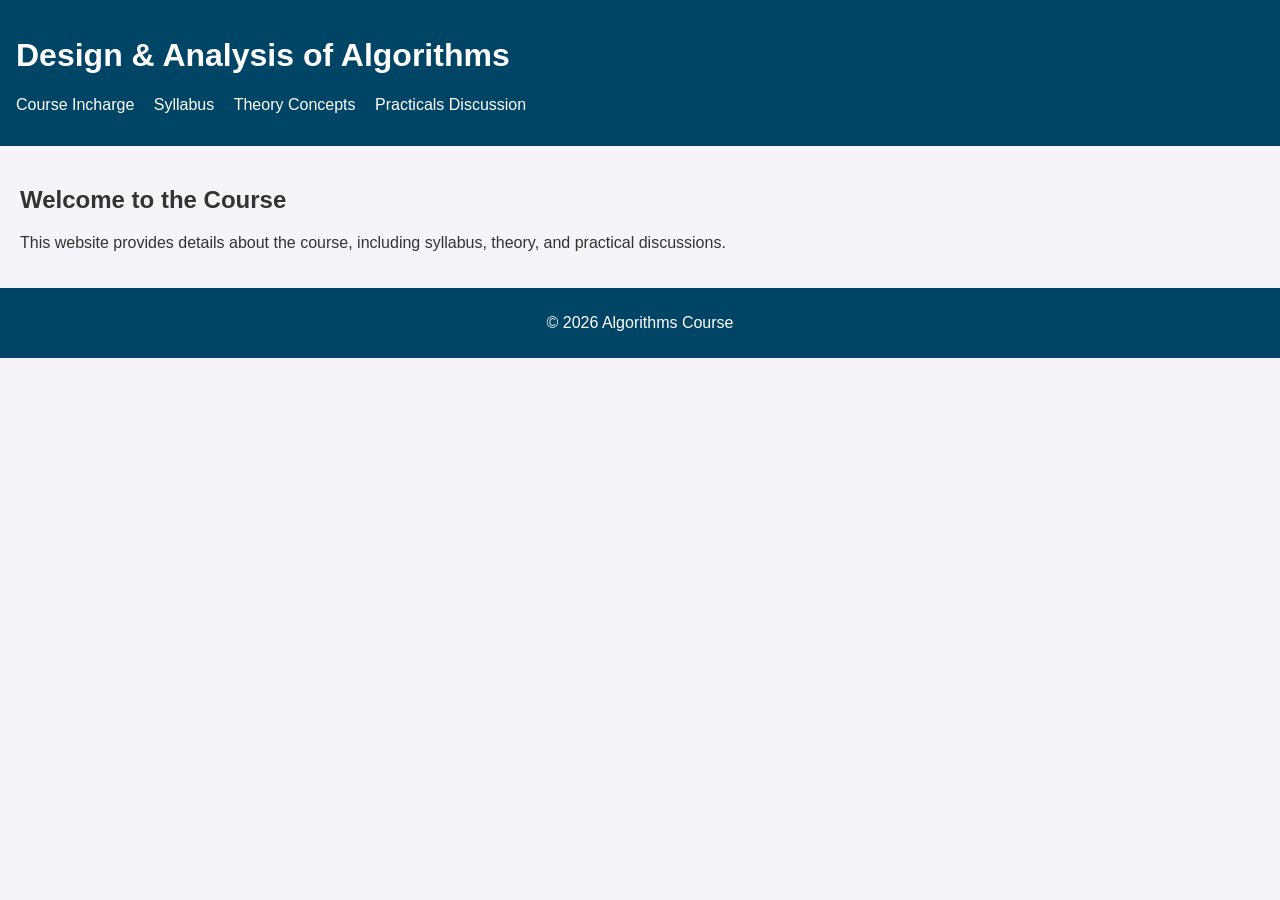
<file: index.html>
<!DOCTYPE html>
<html lang="en">
<head>
  <meta charset="UTF-8">
  <title>Design & Analysis of Algorithms</title>
  <link rel="stylesheet" href="style.css">
</head>
<body>
  <header>
    <h1>Design & Analysis of Algorithms</h1>
    <nav>
      <ul>
        <li><a href="incharge.html">Course Incharge</a></li>
        <li><a href="syllabus.html">Syllabus</a></li>
        <li><a href="theory.html">Theory Concepts</a></li>
        <li><a href="practicals.html">Practicals Discussion</a></li>
      </ul>
    </nav>
  </header>
  <main>
    <h2>Welcome to the Course</h2>
    <p>This website provides details about the course, including syllabus, theory, and practical discussions.</p>
  </main>
  <footer>
    <p>&copy; 2026 Algorithms Course</p>
  </footer>
</body>
</html>
</file>
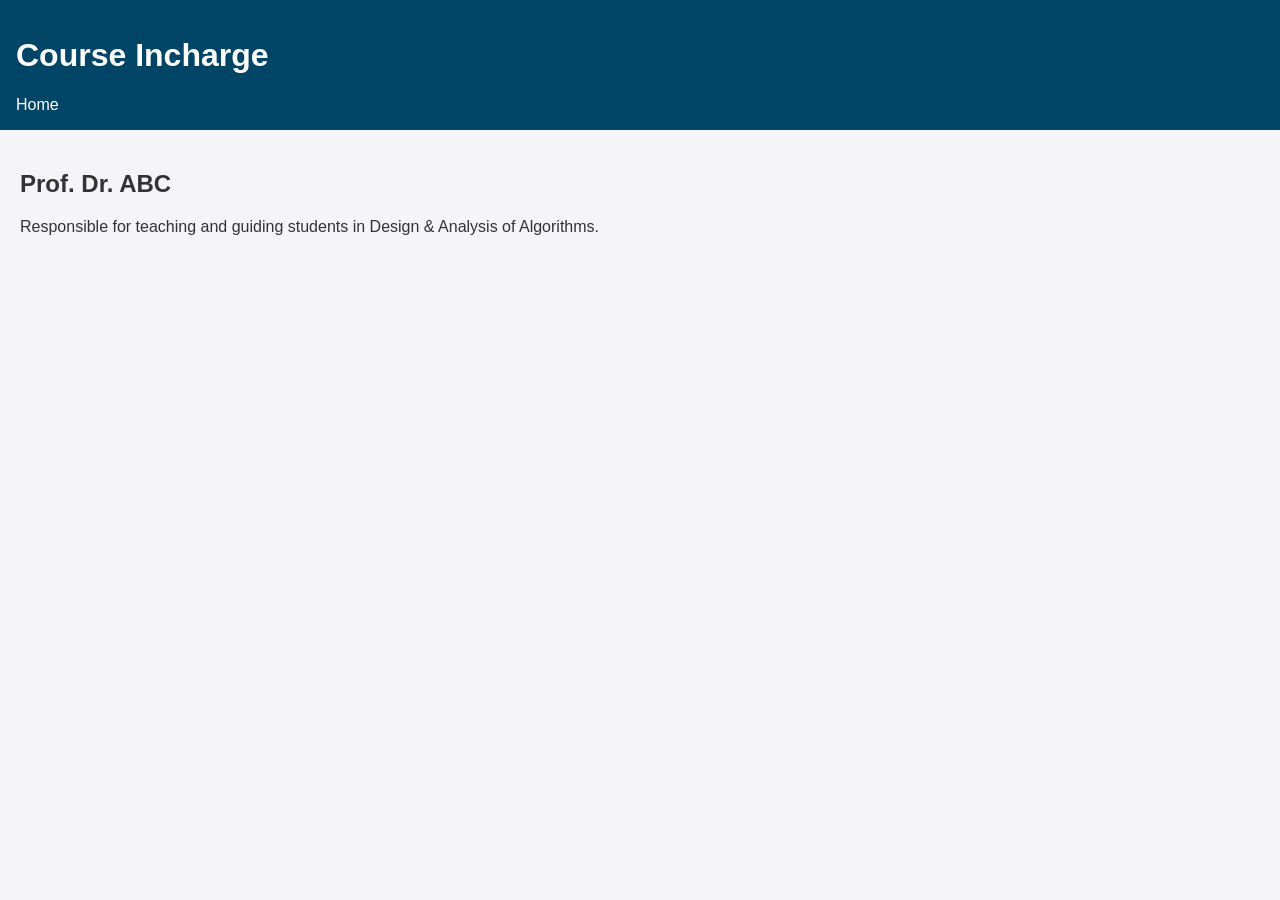
<file: incharge.html>
<!DOCTYPE html>
<html lang="en">
<head>
  <meta charset="UTF-8">
  <title>Course Incharge</title>
  <link rel="stylesheet" href="style.css">
</head>
<body>
  <header>
    <h1>Course Incharge</h1>
    <nav>
      <a href="index.html">Home</a>
    </nav>
  </header>
  <main>
    <h2>Prof. Dr. ABC</h2>
    <p>Responsible for teaching and guiding students in Design & Analysis of Algorithms.</p>
  </main>
</body>
</html>
</file>
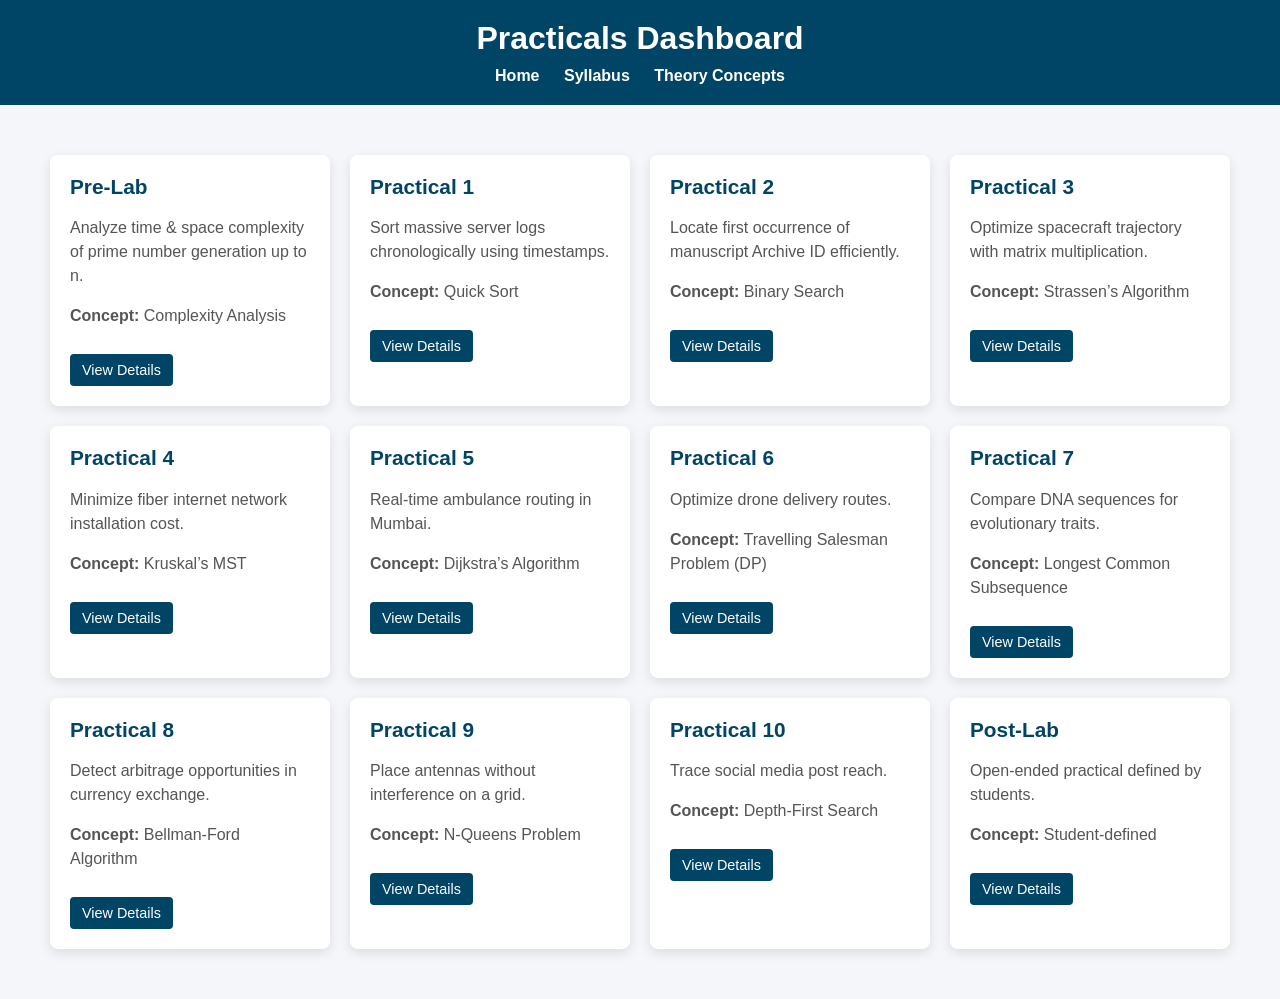
<file: practicals.html>
<!-- <!DOCTYPE html>
<html lang="en">
<head>
  <meta charset="UTF-8">
  <title>Practicals Discussion</title>
  <link rel="stylesheet" href="style.css">
</head>
<body>
  <header>
    <h1>Practicals Discussion</h1>
    <nav>
      <a href="index.html">Home</a>
    </nav>
  </header>
  <main>
    <h2>Lab Exercises</h2>
    <p>Implement sorting algorithms and analyze their performance.</p>
    <h2>Assignments</h2>
    <p>Graph traversal problems, dynamic programming tasks.</p>
  </main>
</body>
</html>
-->
<!DOCTYPE html>
<html lang="en">
<head>
  <meta charset="UTF-8">
  <title>Practicals Dashboard</title>
  <link rel="stylesheet" href="style.css">
  <style>
    body {
      font-family: 'Segoe UI', Arial, sans-serif;
      background: #f4f6f9;
      margin: 0;
      padding: 0;
    }
    header {
      background: #004466;
      color: #fff;
      padding: 20px;
      text-align: center;
    }
    header h1 {
      margin: 0;
      font-size: 2em;
    }
    nav {
      margin-top: 10px;
    }
    nav a {
      color: #fff;
      text-decoration: none;
      margin: 0 10px;
      font-weight: bold;
    }
    .dashboard {
      display: grid;
      grid-template-columns: repeat(auto-fit, minmax(280px, 1fr));
      gap: 20px;
      padding: 30px;
      max-width: 1200px;
      margin: auto;
    }
    .card {
      background: #fff;
      border-radius: 8px;
      box-shadow: 0 4px 12px rgba(0,0,0,0.1);
      padding: 20px;
      transition: transform 0.2s ease, box-shadow 0.2s ease;
    }
    .card:hover {
      transform: translateY(-5px);
      box-shadow: 0 6px 16px rgba(0,0,0,0.15);
    }
    .card h2 {
      margin-top: 0;
      color: #004466;
      font-size: 1.3em;
    }
    .card p {
      color: #555;
      line-height: 1.5;
    }
    .card a {
      display: inline-block;
      margin-top: 10px;
      padding: 8px 12px;
      background: #004466;
      color: #fff;
      text-decoration: none;
      border-radius: 4px;
      font-size: 0.9em;
      transition: background 0.2s ease;
    }
    .card a:hover {
      background: #006699;
    }
  </style>
</head>
<body>
  <header>
    <h1>Practicals Dashboard</h1>
    <nav>
      <a href="index.html">Home</a>
      <a href="syllabus.html">Syllabus</a>
      <a href="theory.html">Theory Concepts</a>
    </nav>
  </header>

  <main>
    <div class="dashboard">
      <div class="card">
        <h2>Pre-Lab</h2>
        <p>Analyze time & space complexity of prime number generation up to n.</p>
        <p><strong>Concept:</strong> Complexity Analysis</p>
        <a href="practicals/prelab.html">View Details</a>
      </div>

      <div class="card">
        <h2>Practical 1</h2>
        <p>Sort massive server logs chronologically using timestamps.</p>
        <p><strong>Concept:</strong> Quick Sort</p>
        <a href="practicals/practical1.html">View Details</a>
      </div>

      <div class="card">
        <h2>Practical 2</h2>
        <p>Locate first occurrence of manuscript Archive ID efficiently.</p>
        <p><strong>Concept:</strong> Binary Search</p>
        <a href="practicals/practical2.html">View Details</a>
      </div>

      <div class="card">
        <h2>Practical 3</h2>
        <p>Optimize spacecraft trajectory with matrix multiplication.</p>
        <p><strong>Concept:</strong> Strassen’s Algorithm</p>
        <a href="practicals/practical3.html">View Details</a>
      </div>

      <div class="card">
        <h2>Practical 4</h2>
        <p>Minimize fiber internet network installation cost.</p>
        <p><strong>Concept:</strong> Kruskal’s MST</p>
        <a href="practicals/practical4.html">View Details</a>
      </div>

      <div class="card">
        <h2>Practical 5</h2>
        <p>Real-time ambulance routing in Mumbai.</p>
        <p><strong>Concept:</strong> Dijkstra’s Algorithm</p>
        <a href="practicals/practical5.html">View Details</a>
      </div>

      <div class="card">
        <h2>Practical 6</h2>
        <p>Optimize drone delivery routes.</p>
        <p><strong>Concept:</strong> Travelling Salesman Problem (DP)</p>
        <a href="practicals/practical6.html">View Details</a>
      </div>

      <div class="card">
        <h2>Practical 7</h2>
        <p>Compare DNA sequences for evolutionary traits.</p>
        <p><strong>Concept:</strong> Longest Common Subsequence</p>
        <a href="practicals/practical7.html">View Details</a>
      </div>

      <div class="card">
        <h2>Practical 8</h2>
        <p>Detect arbitrage opportunities in currency exchange.</p>
        <p><strong>Concept:</strong> Bellman-Ford Algorithm</p>
        <a href="practicals/practical8.html">View Details</a>
      </div>

      <div class="card">
        <h2>Practical 9</h2>
        <p>Place antennas without interference on a grid.</p>
        <p><strong>Concept:</strong> N-Queens Problem</p>
        <a href="practicals/practical9.html">View Details</a>
      </div>

      <div class="card">
        <h2>Practical 10</h2>
        <p>Trace social media post reach.</p>
        <p><strong>Concept:</strong> Depth-First Search</p>
        <a href="practicals/practical10.html">View Details</a>
      </div>

      <div class="card">
        <h2>Post-Lab</h2>
        <p>Open-ended practical defined by students.</p>
        <p><strong>Concept:</strong> Student-defined</p>
        <a href="practicals/postlab.html">View Details</a>
      </div>
    </div>
  </main>
</body>
</html>
</file>
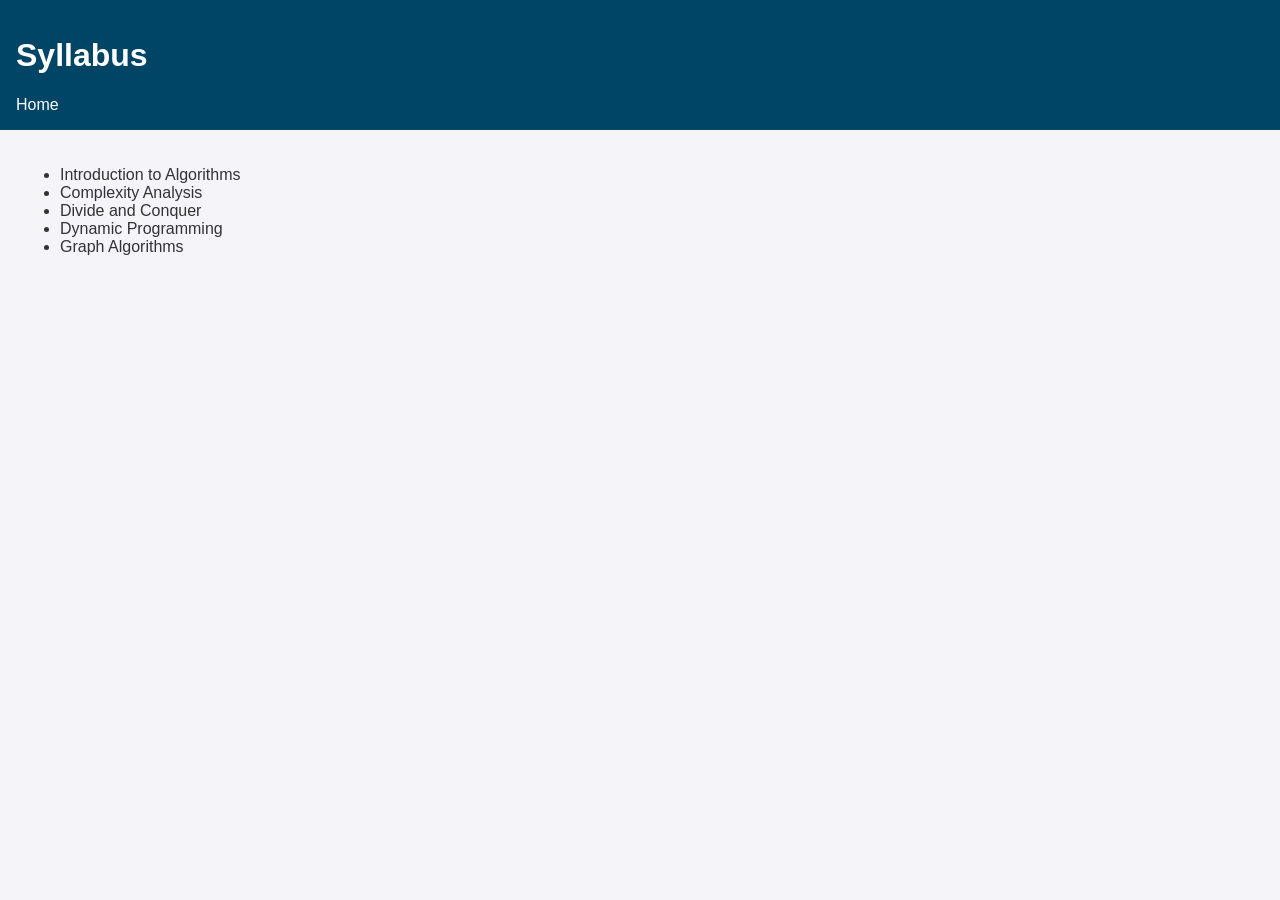
<file: syllabus.html>
<!DOCTYPE html>
<html lang="en">
<head>
  <meta charset="UTF-8">
  <title>Syllabus</title>
  <link rel="stylesheet" href="style.css">
</head>
<body>
  <header>
    <h1>Syllabus</h1>
    <nav>
      <a href="index.html">Home</a>
    </nav>
  </header>
  <main>
    <ul>
      <li>Introduction to Algorithms</li>
      <li>Complexity Analysis</li>
      <li>Divide and Conquer</li>
      <li>Dynamic Programming</li>
      <li>Graph Algorithms</li>
    </ul>
  </main>
</body>
</html>
</file>
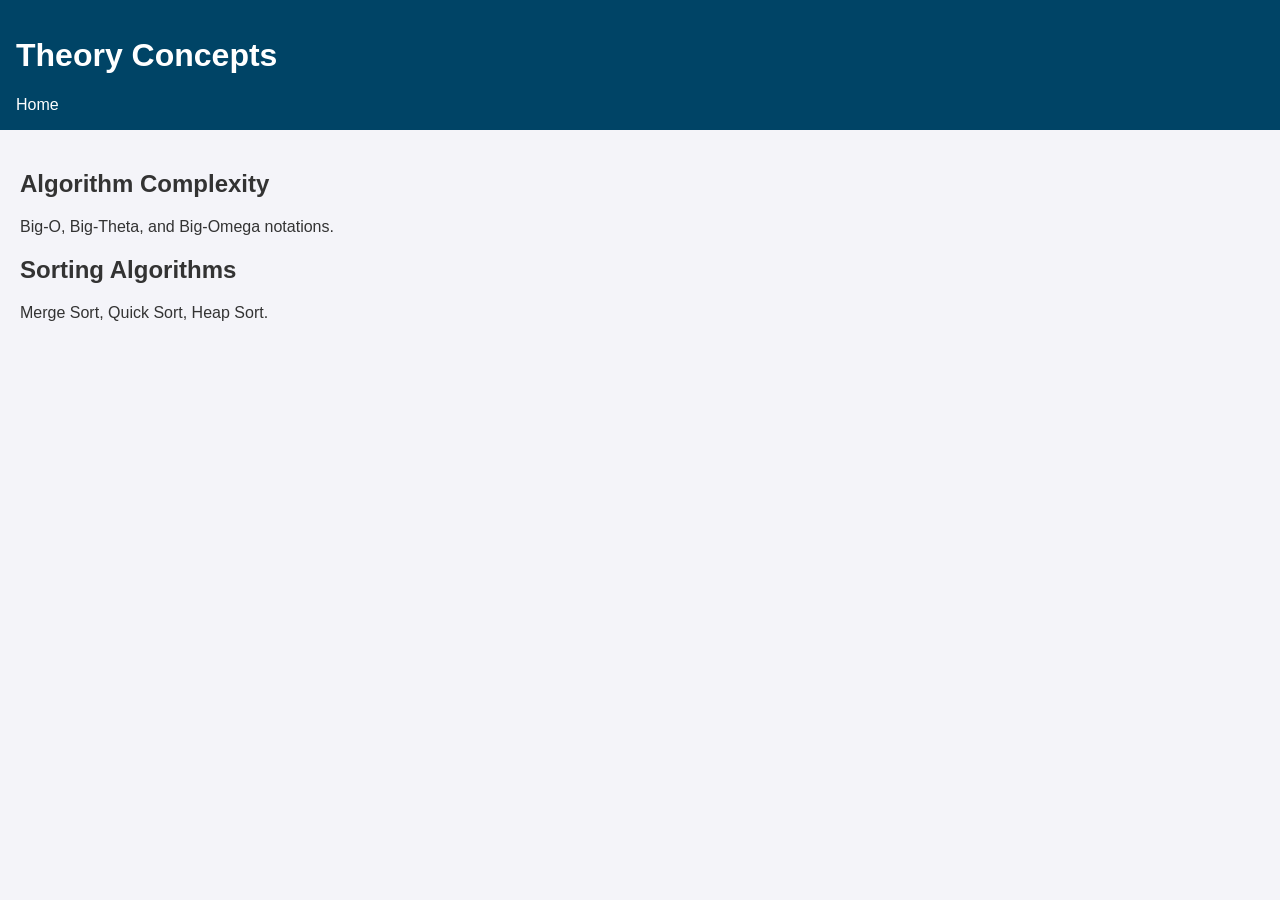
<file: theory.html>
<!DOCTYPE html>
<html lang="en">
<head>
  <meta charset="UTF-8">
  <title>Theory Concepts</title>
  <link rel="stylesheet" href="style.css">
</head>
<body>
  <header>
    <h1>Theory Concepts</h1>
    <nav>
      <a href="index.html">Home</a>
    </nav>
  </header>
  <main>
    <h2>Algorithm Complexity</h2>
    <p>Big-O, Big-Theta, and Big-Omega notations.</p>
    <h2>Sorting Algorithms</h2>
    <p>Merge Sort, Quick Sort, Heap Sort.</p>
  </main>
</body>
</html>
</file>
<file: style.css>
body {
  font-family: Arial, sans-serif;
  margin: 0;
  padding: 0;
  background: #f4f4f9;
  color: #333;
}

header {
  background: #004466;
  color: white;
  padding: 1em;
}

nav ul {
  list-style: none;
  padding: 0;
}

nav ul li {
  display: inline;
  margin-right: 15px;
}

nav a {
  color: white;
  text-decoration: none;
}

main {
  padding: 20px;
}

footer {
  background: #004466;
  color: white;
  text-align: center;
  padding: 10px;
}
</file>
